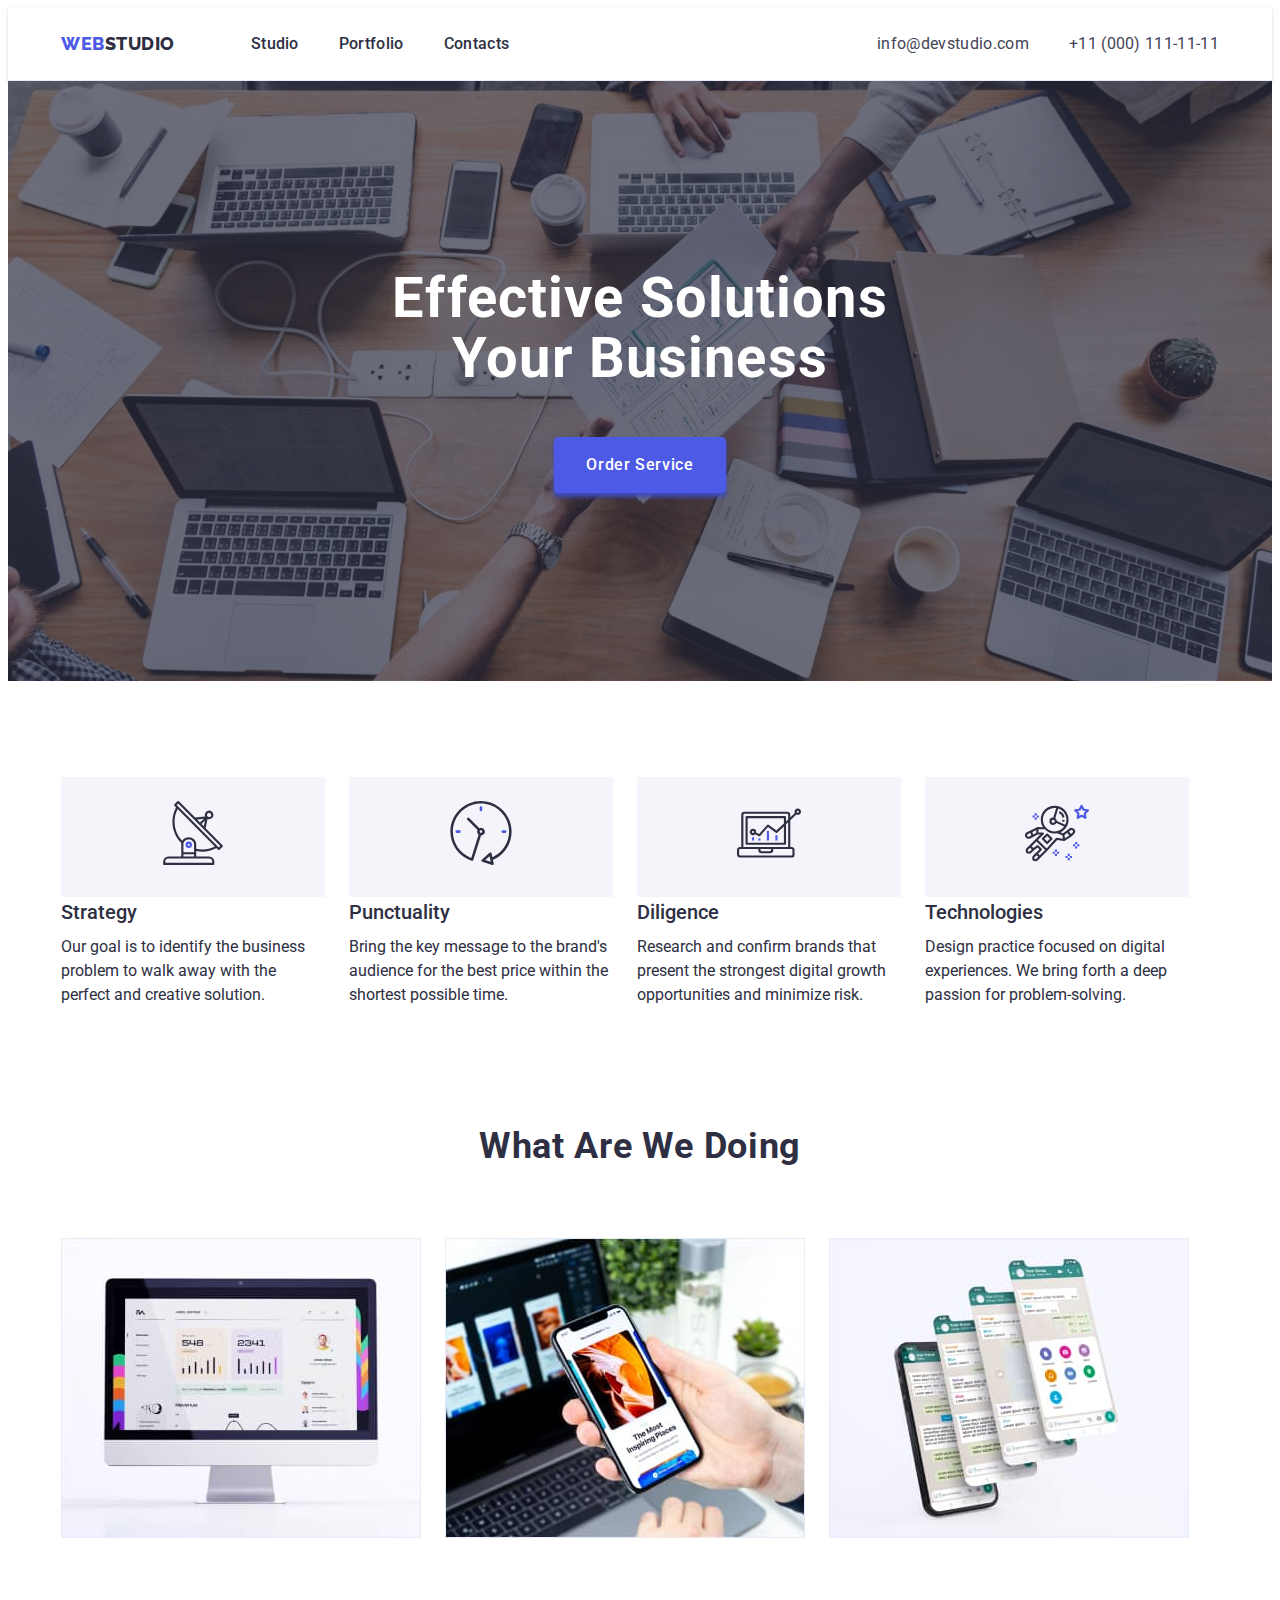
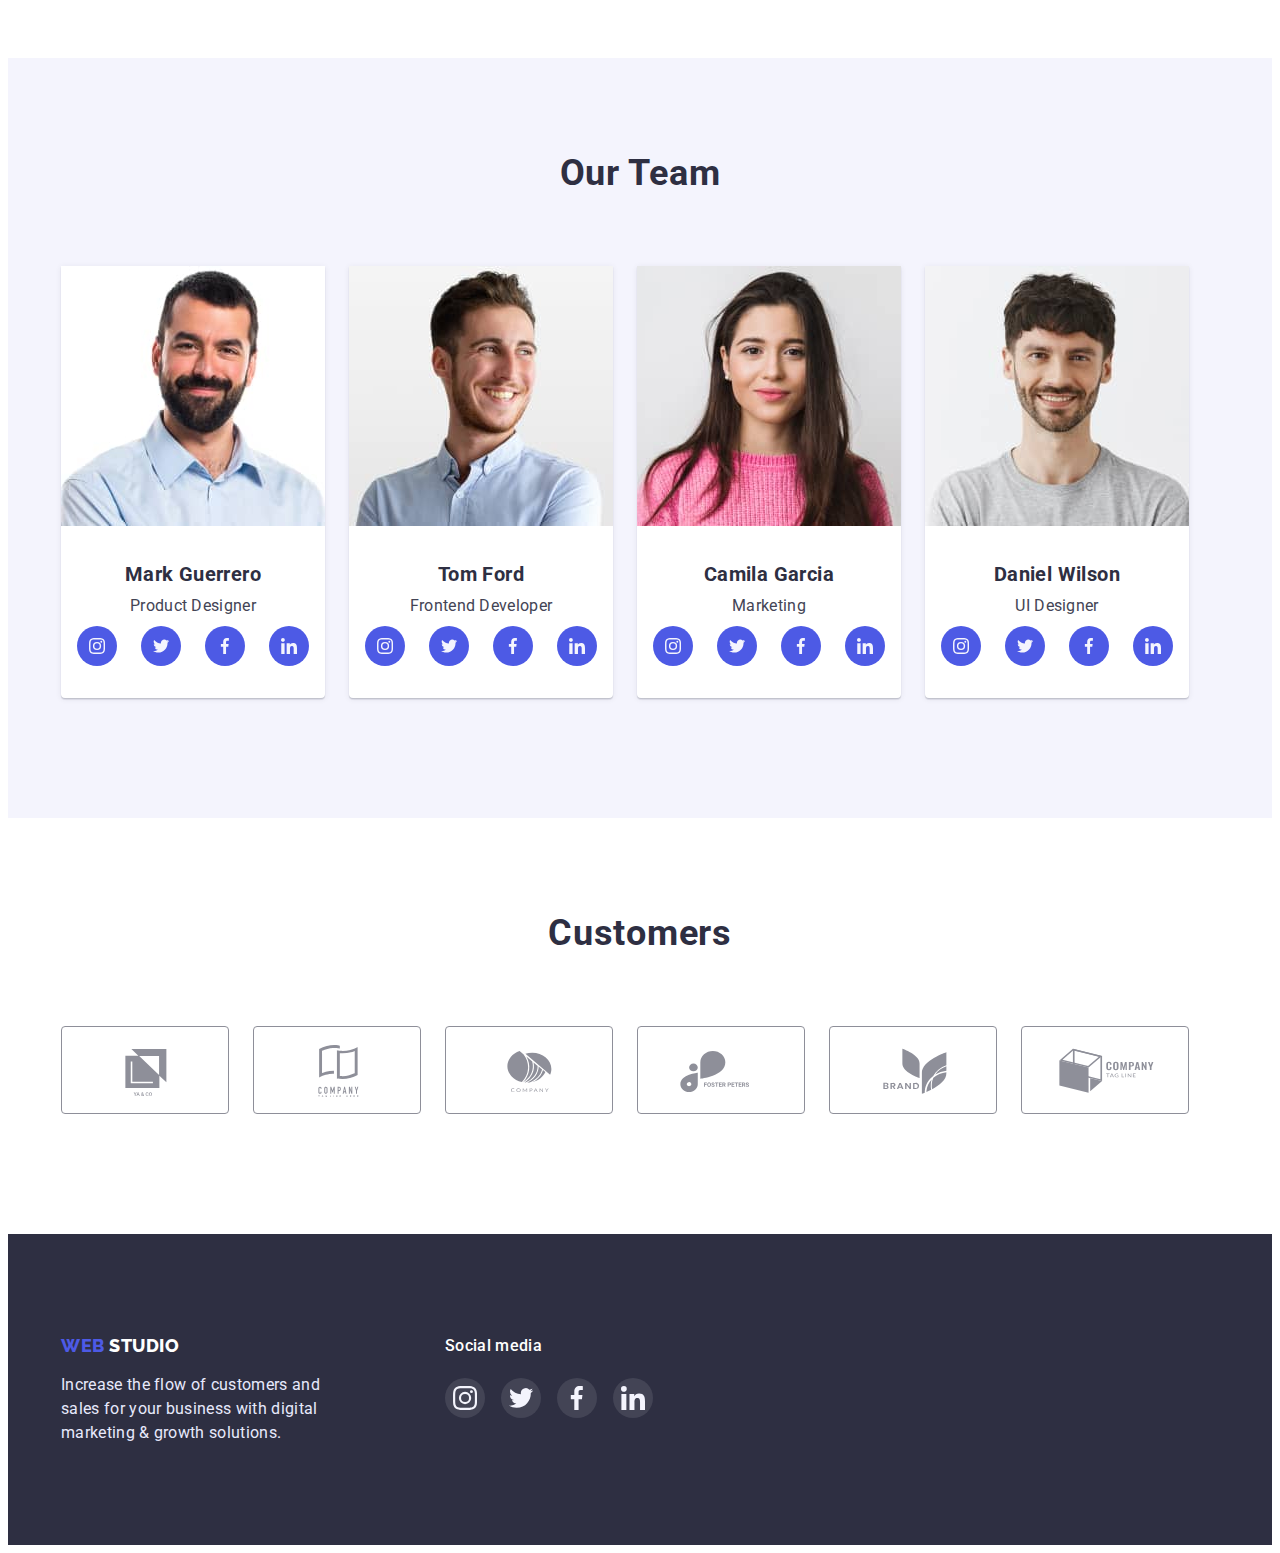
<file: index.html>
<!DOCTYPE html>
<html lang="en">
	<head>
		<meta charset="UTF-8" />
		<meta http-equiv="X-UA-Compatible" content="IE=edge" />
		<meta name="viewport" content="width=device-width, initial-scale=1.0" />
		<title>WebStudio</title>
		<link rel="preconnect" href="https://fonts.googleapis.com" />
		<link rel="preconnect" href="https://fonts.gstatic.com" crossorigin />
		<link
			href="https://fonts.googleapis.com/css2?family=Raleway:wght@800&family=Roboto:wght@400;500;700;900&display=swap"
			rel="stylesheet"
		/>
		<link
			rel="stylesheet"
			href="https://cdnjs.cloudflare.com/ajax/libs/modern-normalize/1.1.0/modern-normalize.min.css"
			integrity="sha512-wpPYUAdjBVSE4KJnH1VR1HeZfpl1ub8YT/NKx4PuQ5NmX2tKuGu6U/JRp5y+Y8XG2tV+wKQpNHVUX03MfMFn9Q=="
			crossorigin="anonymous"
			referrerpolicy="no-referrer"
		/>
		<link rel="stylesheet" href="./css/styles.css" />
	</head>
	<body>
		<header class="page">
			<!-- Nav Section -->

			<div class="container">
				<nav class="page-nav">
					<a class="page-nav-logo link" href="./index.html"
						><span class="first-part-logo">Web</span><span class="second-part-logo">Studio</span></a
					>
					<ul class="page-nav-list list">
						<li class="item"><a class="link" href="./index.html">Studio</a></li>
						<li class="item"><a class="link" href="./portfolio.html">Portfolio</a></li>
						<li class="item"><a class="link" href="./studio.html">Contacts</a></li>
					</ul>
				</nav>

				<!-- /Nav Section -->

				<!-- Address  -->
				<address>
					<ul class="contacts list">
						<li class="item">
							<a class="link" href="mailto:info@devstudio.com">info@devstudio.com</a>
						</li>
						<li class="item">
							<a class="link" href="tel:+110001111111">+11 (000) 111-11-11</a>
						</li>
					</ul>
				</address>
			</div>
			<!-- /Address  -->
		</header>

		<main>
			<!-- Hero Section-->

			<section class="hero">
				<div class="container">
					<h1 class="hero-title">Effective Solutions Your Business</h1>
					<button class="hero-button" type="button">Order Service</button>
				</div>
			</section>
			<!-- /Hero Section-->

			<!--Advantages Section  -->

			<section class="advantages section">
				<div class="container">
					<h2 class="advantages-title visually-hidden">Advantages</h2>
					<ul class="advantages-list list">
						<li class="item">
							<div class="thumb">
								<svg class="icon" width="64px" height="64px">
									<use href="./images/icons.svg#icon-antenna"></use>
								</svg>
							</div>
							<h3 class="title">Strategy</h3>
							<p class="text">
								Our goal is to identify the business problem to walk away with the perfect and creative solution.
							</p>
						</li>
						<li class="item">
							<div class="thumb">
								<svg class="icon" width="64px" height="64px">
									<use href="./images/icons.svg#icon-clock"></use>
								</svg>
							</div>
							<h3 class="title">Punctuality</h3>
							<p class="text">
								Bring the key message to the brand's audience for the best price within the shortest possible time.
							</p>
						</li>
						<li class="item">
							<div class="thumb">
								<svg class="icon" width="64px" height="64px">
									<use href="./images/icons.svg#icon-diagram"></use>
								</svg>
							</div>
							<h3 class="title">Diligence</h3>
							<p class="text">
								Research and confirm brands that present the strongest digital growth opportunities and minimize risk.
							</p>
						</li>
						<li class="item">
							<div class="thumb">
								<svg class="icon" width="64px" height="64px">
									<use href="./images/icons.svg#icon-astronaut"></use>
								</svg>
							</div>
							<h3 class="title">Technologies</h3>
							<p class="text">
								Design practice focused on digital experiences. We bring forth a deep passion for problem-solving.
							</p>
						</li>
					</ul>
				</div>
			</section>
			<!--/Advantages Section  -->

			<!-- Possibilities Section -->
			<section class="possibilities section">
				<div class="container">
					<h2 class="possibilities-title title">What are we doing</h2>

					<ul class="possibilities-list list">
						<li class="item">
							<img src="./images/laptop.jpg" alt="laptop" width="360" />
						</li>
						<li class="item">
							<img src="./images/telephon.jpg" alt="telephon" width="360" />
						</li>
						<li class="item">
							<img src="./images/whatsapp.jpg" alt="whatsapp" width="360" />
						</li>
					</ul>
				</div>
			</section>
			<!-- /Possibilities Section -->

			<!-- Team Section -->
			<section class="team section">
				<div class="container">
					<h2 class="team-title title">Our Team</h2>
					<ul class="team-list list">
						<li class="item">
							<img
								src="./images/mark.jpg"
								alt="Mark Guerrero
                                  Product Designer"
								width="264"
							/>

							<div class="list-information">
								<h3 class="title">Mark Guerrero</h3>
								<p class="profession">Product Designer</p>
								<ul class="social list">
									<li class="icon-item">
										<a class="link" href="https://instagram.com"
											><svg class="icon">
												<use href="./images/icons.svg#icon-instagram"></use></svg
										></a>
									</li>
									<li class="icon-item">
										<a class="link" href="https://twitter.com"
											><svg class="icon">
												<use href="./images/icons.svg#icon-twitter"></use></svg
										></a>
									</li>
									<li class="icon-item">
										<a class="link" href="https://www.facebook.com/"
											><svg class="icon">
												<use href="./images/icons.svg#icon-facebook"></use></svg
										></a>
									</li>
									<li class="icon-item">
										<a class="link" href="https://www.linkedin.com/"
											><svg class="icon">
												<use href="./images/icons.svg#icon-linkedin"></use></svg
										></a>
									</li>
								</ul>
							</div>
						</li>
						<li class="item">
							<img
								src="./images/tom.jpg"
								alt="Tom Ford
                             Frontend Developer"
								width="264"
							/>

							<div class="list-information">
								<h3 class="title">Tom Ford</h3>
								<p class="profession">Frontend Developer</p>
								<ul class="social list">
									<li class="icon-item">
										<a class="link" href="https://instagram.com"
											><svg class="icon">
												<use href="./images/icons.svg#icon-instagram"></use></svg
										></a>
									</li>
									<li class="icon-item">
										<a class="link" href="https://twitter.com"
											><svg class="icon">
												<use href="./images/icons.svg#icon-twitter"></use></svg
										></a>
									</li>
									<li class="icon-item">
										<a class="link" href="https://www.facebook.com/"
											><svg class="icon">
												<use href="./images/icons.svg#icon-facebook"></use></svg
										></a>
									</li>
									<li class="icon-item">
										<a class="link" href="https://www.linkedin.com/"
											><svg class="icon">
												<use href="./images/icons.svg#icon-linkedin"></use></svg
										></a>
									</li>
								</ul>
							</div>
						</li>
						<li class="item">
							<img
								src="./images/camila.jpg"
								alt="Camila Garcia
                                  Marketing"
								width="264"
							/>

							<div class="list-information">
								<h3 class="title">Camila Garcia</h3>
								<p class="profession">Marketing</p>
								<ul class="social list">
									<li class="icon-item">
										<a class="link" href="https://instagram.com"
											><svg class="icon">
												<use href="./images/icons.svg#icon-instagram"></use></svg
										></a>
									</li>
									<li class="icon-item">
										<a class="link" href="https://twitter.com"
											><svg class="icon">
												<use href="./images/icons.svg#icon-twitter"></use></svg
										></a>
									</li>
									<li class="icon-item">
										<a class="link" href="https://www.facebook.com/"
											><svg class="icon">
												<use href="./images/icons.svg#icon-facebook"></use></svg
										></a>
									</li>
									<li class="icon-item">
										<a class="link" href="https://www.linkedin.com/"
											><svg class="icon">
												<use href="./images/icons.svg#icon-linkedin"></use></svg
										></a>
									</li>
								</ul>
							</div>
						</li>
						<li class="item">
							<img
								src="./images/daniel.jpg"
								alt="Daniel Wilson
                                  UI Designer"
								width="264"
							/>

							<div class="list-information">
								<h3 class="title">Daniel Wilson</h3>
								<p class="profession">UI Designer</p>
								<ul class="social list">
									<li class="icon-item">
										<a class="link" href="https://instagram.com"
											><svg class="icon">
												<use href="./images/icons.svg#icon-instagram"></use></svg
										></a>
									</li>
									<li class="icon-item">
										<a class="link" href="https://twitter.com"
											><svg class="icon">
												<use href="./images/icons.svg#icon-twitter"></use></svg
										></a>
									</li>
									<li class="icon-item">
										<a class="link" href="https://www.facebook.com/"
											><svg class="icon">
												<use href="./images/icons.svg#icon-facebook"></use></svg
										></a>
									</li>
									<li class="icon-item">
										<a class="link" href="https://www.linkedin.com/"
											><svg class="icon">
												<use href="./images/icons.svg#icon-linkedin"></use></svg
										></a>
									</li>
								</ul>
							</div>
						</li>
					</ul>
				</div>
			</section>
			<!-- /Team Section -->

			<!-- Customers Section -->
			<section class="customers section">
				<div class="container">
				  <h2 class="customers-title title">Customers</h2>
				  <ul class="customers-list list">
					<li class="item"><a class="link" href="https://www.go.toya.com/"><svg class="icon" width="104px" height="56px">
					  <use href="./images/icons.svg#icon-logo1"></use>
					</svg></a></li>
					<li class="item"><a class="link" href="https://www.taglinehere.com"><svg class="icon" width="104px" height="56px">
					  <use href="./images/icons.svg#icon-logo2"></use>
					</svg></a></li>
					<li class="item"><a class="link" href="https://www.conpany.com"><svg class="icon" width="104px" height="56px">
					  <use href="./images/icons.svg#icon-logo3"></use>
					</svg></a></li>
					<li class="item"><a class="link" href="https://www.fosterpeters.com"><svg class="icon" width="104px" height="56px">
					  <use href="./images/icons.svg#icon-logo4"></use>
					</svg></a></li>
					<li class="item"><a class="link" href="https://www.brand.com"><svg class="icon" width="104px" height="56px">
					  <use href="./images/icons.svg#icon-logo5"></use>
					</svg></a></li>
					<li class="item"><a class="link" href="https://www.companytagline.com"><svg class="icon" width="104px" height="56px">
					  <use href="./images/icons.svg#icon-logo6"></use>
					</svg></a></li>
				  </ul>
				</div>
			  </section>
			  <!-- /Customers Section -->
		</main>
		<!-- Footer -->
		<footer class="footer">
			<div class="container">
				<div class="footer-information">
					<a class="page-nav-logo link" href="./index.html"
					><span class="first-part-logo">Web</span> <span class="second-part-logo">Studio</span></a
				>
				<p class="information">
					Increase the flow of customers and sales for your business with digital marketing & growth solutions.
				</p>
				</div>
				<div class="social-block ">
					<p class="social-block-title title">Social media</p>
					<ul class="social-list list">
					  <li class="item"><a class="link" href="http://instagram.com"><svg class="icon" width="24px" height="24px">
						<use href="./images/icons.svg#icon-instagram"></use>
					  </svg></a></li>
					  <li class="item"><a class="link" href="http://twitter.com"><svg class="icon" width="24px" height="24px">
						<use href="./images/icons.svg#icon-twitter"></use>
					  </svg></a></li>
					  <li class="item"><a class="link" href="http://facebook.com"><svg class="icon" width="24px" height="24px">
						<use href="./images/icons.svg#icon-facebook"></use>
					  </svg></a></li>
					  <li class="item"><a class="link" href="http://linkedin.com"><svg class="icon" width="24px" height="24px">
						<use href="./images/icons.svg#icon-linkedin"></use>
					  </svg></a></li>
					</ul>
				</div>

			</div>
			
		</footer>
		<!-- /Footer -->
	</body>
</html>
</file>
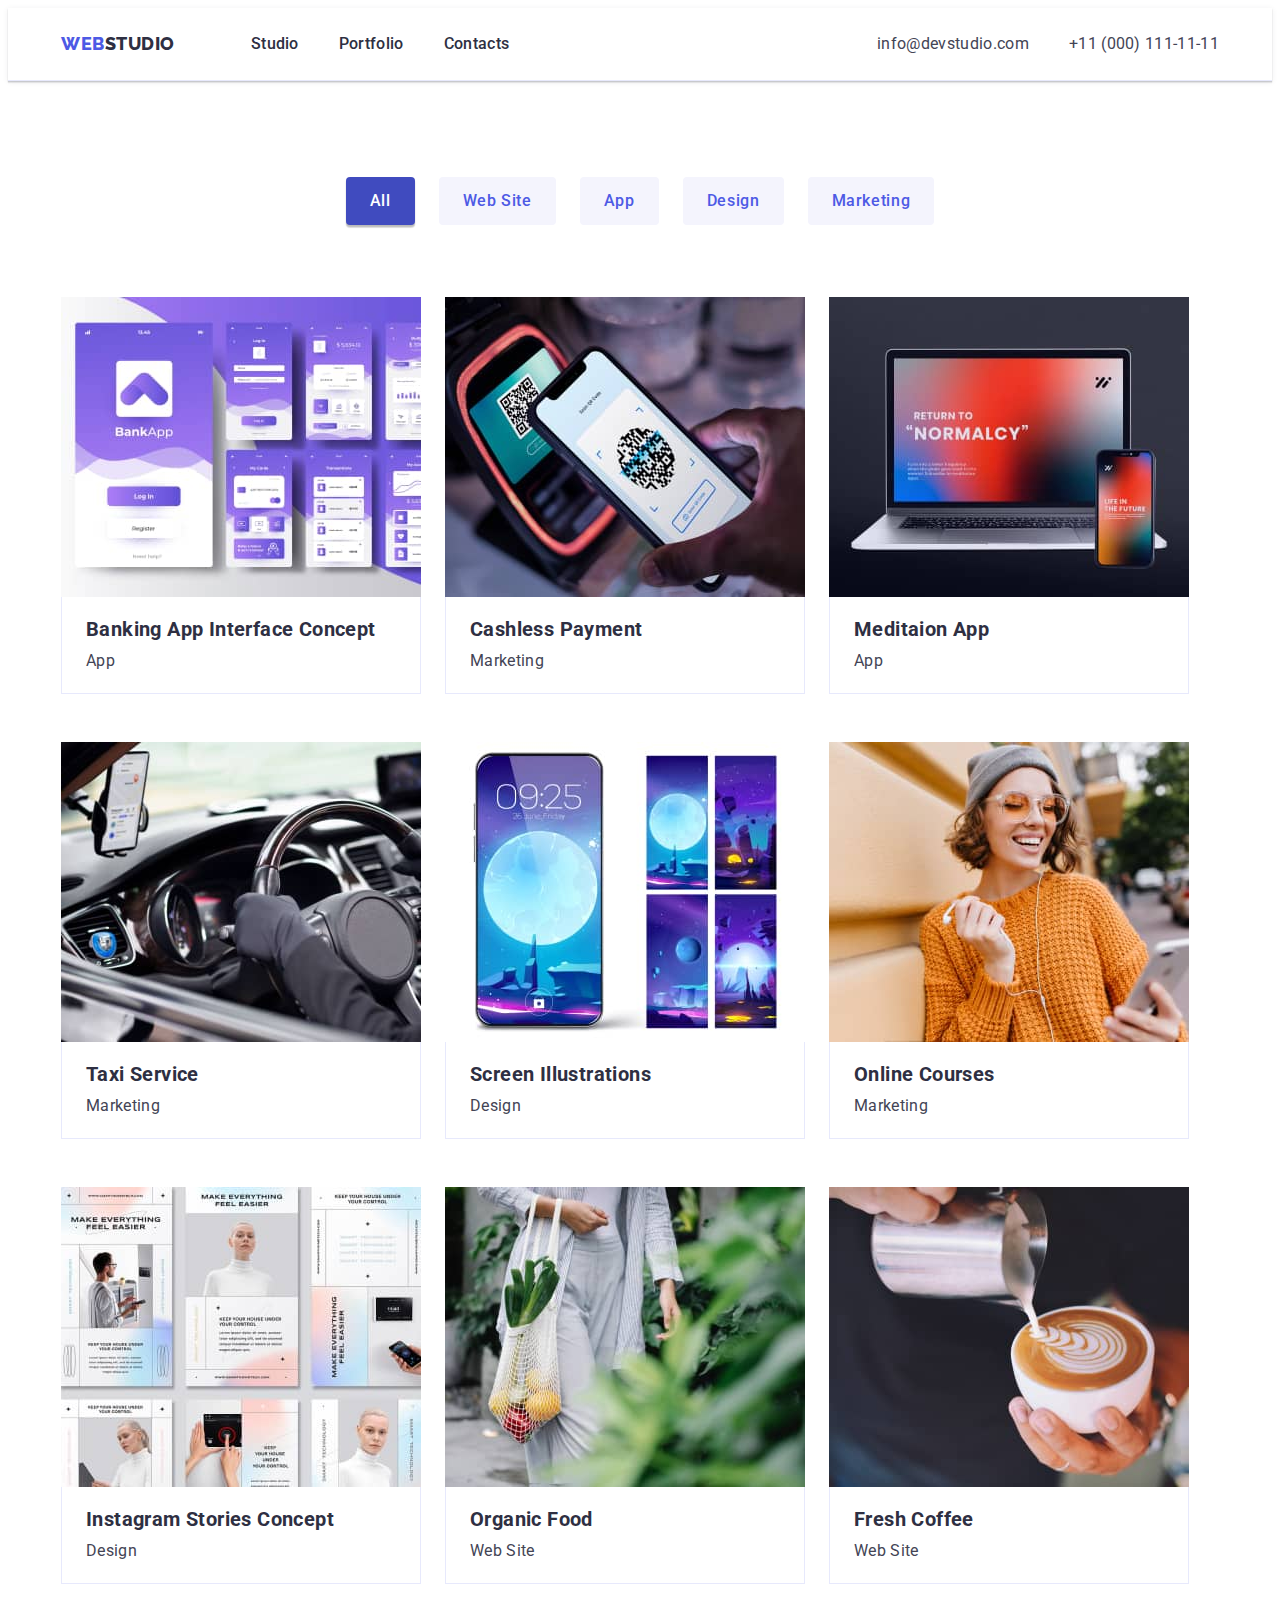
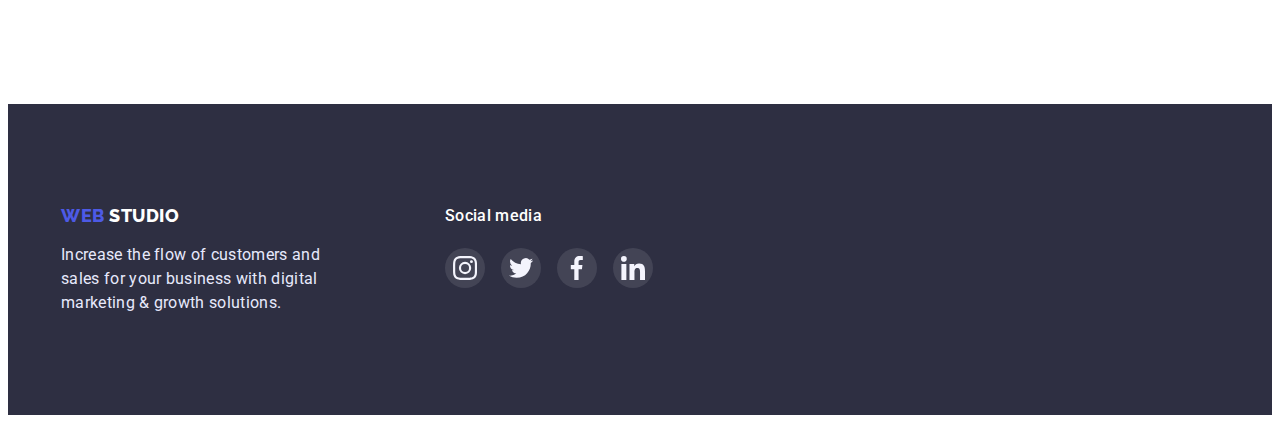
<file: portfolio.html>
<!DOCTYPE html>
<html lang="en">
	<head>
		<meta charset="UTF-8" />
		<meta http-equiv="X-UA-Compatible" content="IE=edge" />
		<meta name="viewport" content="width=device-width, initial-scale=1.0" />
		<title>WebStudio</title>
		<link rel="preconnect" href="https://fonts.googleapis.com" />
		<link rel="preconnect" href="https://fonts.gstatic.com" crossorigin />
		<link
			href="https://fonts.googleapis.com/css2?family=Raleway:wght@800&family=Roboto:wght@400;500;700;900&display=swap"
			rel="stylesheet"
		/>
		<link
			rel="stylesheet"
			href="https://cdnjs.cloudflare.com/ajax/libs/modern-normalize/1.1.0/modern-normalize.min.css"
			integrity="sha512-wpPYUAdjBVSE4KJnH1VR1HeZfpl1ub8YT/NKx4PuQ5NmX2tKuGu6U/JRp5y+Y8XG2tV+wKQpNHVUX03MfMFn9Q=="
			crossorigin="anonymous"
			referrerpolicy="no-referrer"
		/>
		<link rel="stylesheet" href="./css/styles.css" />
	</head>
	<body>
		<header class="page">
			<!-- Nav Section -->

			<div class="container">
				<nav class="page-nav">
					<a class="page-nav-logo link" href="./index.html"
						><span class="first-part-logo">Web</span><span class="second-part-logo">Studio</span></a
					>
					<ul class="page-nav-list list">
						<li class="item"><a class="link" href="./index.html">Studio</a></li>
						<li class="item"><a class="link" href="./portfolio.html">Portfolio</a></li>
						<li class="item"><a class="link" href="./studio.html">Contacts</a></li>
					</ul>
				</nav>

				<!-- /Nav Section -->

				<!-- Address  -->
				<address>
					<ul class="contacts list">
						<li class="item">
							<a class="link" href="mailto:info@devstudio.com">info@devstudio.com</a>
						</li>
						<li class="item">
							<a class="link" href="tel:+110001111111">+11 (000) 111-11-11</a>
						</li>
					</ul>
				</address>
			</div>
			<!-- /Address  -->
		</header>

		<main>
			<section class="portfolio section">
				<div class="container">
					<h1 class="prtfolio-title visually-hidden">Portfolio</h1>
					<ul class="portfolio-filter list">
						<li class="item"><button class="button active" type="button">All</button></li>
						<li class="item"><button class="button" type="button">Web Site</button></li>
						<li class="item"><button class="button" type="button">App</button></li>
						<li class="item"><button class="button" type="button">Design</button></li>
						<li class="item"><button class="button" type="button">Marketing</button></li>
					</ul>

					<ul class="portfolio-list list">
						<li class="item">
							<a class="portfolio-link link" href="">
								<img src="./images/portfolio/banking.jpg" alt="banking app interface concept" width="360" />

							<div class="card-content">
								<h2 class="card-heading">Banking App Interface Concept</h2>
								<p class="card-text">App</p>
							</div>
							</a>
						</li>

						<li class="item">
							<a class="portfolio-link link" href="">
								<img src="./images/portfolio/cashless.jpg" alt="cashless payment" width="360" />

							<div class="card-content">
								<h2 class="card-heading">Cashless Payment</h2>
								<p class="card-text">Marketing</p>
							</div>
							</a>
						</li>

						<li class="item">
							<a class="portfolio-link link" href="">
								<img src="./images/portfolio/maditation.jpg" alt="meditaion app" width="360" />

							<div class="card-content">
								<h2 class="card-heading">Meditaion App</h2>
								<p class="card-text">App</p>
							</div>
							</a>
						</li>

						<li class="item">
							<a class="portfolio-link link" href="">
								<img src="./images/portfolio/taxi.jpg" alt="taxi service" width="360" />

							<div class="card-content">
								<h2 class="card-heading">Taxi Service</h2>
								<p class="card-text">Marketing</p>
							</div>
							</a>
						</li>

						<li class="item">
							<a class="portfolio-link link" href="">
								<img src="./images/portfolio/screen.jpg" alt="screen illustrations" width="360" />

							<div class="card-content">
								<h2 class="card-heading">Screen Illustrations</h2>
								<p class="card-text">Design</p>
							</div>
							</a>
						</li>

						<li class="item">
							<a class="portfolio-link link" href="">
								<img src="./images/portfolio/online.jpg" alt="online courses" width="360" />

							<div class="card-content">
								<h2 class="card-heading">Online Courses</h2>
								<p class="card-text">Marketing</p>
							</div>
							</a>
						</li>

						<li class="item">
							<a class="portfolio-link link" href="">
								<img src="./images/portfolio/instagram.jpg" alt="instagram stories concept" width="360" />

							<div class="card-content">
								<h2 class="card-heading">Instagram Stories Concept</h2>
								<p class="card-text">Design</p>
							</div>
							</a>
						</li>

						<li class="item">
							<a class="portfolio-link link" href="">
								<img src="./images/portfolio/organic.jpg" alt="organic food" width="360" />

							<div class="card-content">
								<h2 class="card-heading">Organic Food</h2>
								<p class="card-text">Web Site</p>
							</div>
							</a>
						</li>

						<li class="item">
							<a class="portfolio-link link" href="">
								<img src="./images/portfolio/fresh.jpg" alt="fresh coffee" width="360" />

							<div class="card-content">
								<h2 class="card-heading">Fresh Coffee</h2>
								<p class="card-text">Web Site</p>
							</div>
							</a>
						</li>
					</ul>
				</div>
			</section>
		</main>
		<!-- Footer -->
		<!-- Footer -->
		<footer class="footer">
			<div class="container">
				<div class="footer-information">
					<a class="page-nav-logo link" href="./index.html"
					><span class="first-part-logo">Web</span> <span class="second-part-logo">Studio</span></a
				>
				<p class="information">
					Increase the flow of customers and sales for your business with digital marketing & growth solutions.
				</p>
				</div>
				<div class="social-block ">
					<h2 class="social-block-title title">Social media</h2>
					<ul class="social-list list">
					  <li class="item"><a class="link" href="http://instagram.com"><svg class="icon" width="24px" height="24px">
						<use href="./images/icons.svg#icon-instagram"></use>
					  </svg></a></li>
					  <li class="item"><a class="link" href="http://twitter.com"><svg class="icon" width="24px" height="24px">
						<use href="./images/icons.svg#icon-twitter"></use>
					  </svg></a></li>
					  <li class="item"><a class="link" href="http://facebook.com"><svg class="icon" width="24px" height="24px">
						<use href="./images/icons.svg#icon-facebook"></use>
					  </svg></a></li>
					  <li class="item"><a class="link" href="http://linkedin.com"><svg class="icon" width="24px" height="24px">
						<use href="./images/icons.svg#icon-linkedin"></use>
					  </svg></a></li>
					</ul>
				</div>

			</div>
			
		</footer>
		<!-- /Footer -->
		<!-- /Footer -->
	</body>
</html>
</file>
<file: css/styles.css>
:root {
	--primary-bg-color: #ffffff;
	--primary-font-color: #434455;
	--secondary-font-color: #2e2f42;
	--secondary-bg-color: #2e2f42;
	--logo-color: #4d5ae5;
	--section-team-bg-color: #f4f4fd;
	--footer-inf-color: #e7e9fc;
	--active-nav-color: #404bbf;
	--accent-color: #ffffff;
	--button-secondary-border-color: #e7e9fc;
	--social-icon-bg-color: #4d5ae5;
	--clients-icon-color:#8e8f99;
	--social-list-hover-footer:#31D0AA;
	--thumb-bg-color:#f5f4fa;
}

/* Global styles */

body {
	font-family: "Roboto", sans-serif;
	font-weight: 400;
	font-size: 16px;
	color: var(--primary-font-color);
	background-color: var(--primary-bg-color);
}

.list {
	list-style: none;
	padding: 0;
	margin: 0;
}

.visually-hidden {
	position: absolute;
	white-space: nowrap;
	width: 1px;
	height: 1px;
	overflow: hidden;
	border: 0;
	padding: 0;
	clip: rect(0 0 0 0);
	clip-path: inset(50%);
	margin: -1px;
}

.link {
	text-decoration: none;
}
.container {
	margin-left: auto;
	margin-right: auto;
	width: 1158px;
	padding-right: 15px;
	padding-left: 15px;
}

.button {
	cursor: pointer;
}
h1,
h2,
h3,
p,
ul {
	margin: 0;
}
.section {
	padding-top: 96px;
	padding-bottom: 120px;
}

/* Nav Section  */
.page {

	border-bottom: 1px solid var(--footer-inf-color);
	box-shadow: 0px 2px 1px rgba(46, 47, 66, 0.08), 0px 1px 1px rgba(46, 47, 66, 0.16), 0px 1px 6px rgba(46, 47, 66, 0.08);

}
.page .container {
	display: flex;
	align-items: center;
}

.page-nav-logo {
	display: block;
	padding-top: 24px;
	padding-bottom: 24px;

	font-family: "Raleway";
	font-weight: 800;
	font-size: 18px;
	line-height: 1.3;
	letter-spacing: 0.03em;
	text-transform: uppercase;
}
.first-part-logo {
	color: var(--logo-color);
}
.second-part-logo {
	color: var(--secondary-font-color);
}

.page-nav {
	display: flex;
	align-items: center;
}
.page-nav-list {
	display: flex;
	margin-left: 76px;
}
.page-nav-list .link {
	display: block;
}
.page-nav-list .item {
	margin-right: 40px;
}
.page-nav-list .item:last-child {
	margin-right: 0;
}

.page-nav-list .link {
	display: block;
	padding-top: 24px;
	padding-bottom: 24px;

	color: var(--secondary-font-color);
	font-weight: 500;
	font-size: 16px;
	line-height: 1.5;
	letter-spacing: 0.02em;
}
.page-nav-list:hover,
.page-nav-list:focus {
	color: var(--active-nav-color);
}

/* /Nav Section  */

/* Contacts */

address {
	margin-left: auto;
}

.contacts {
	display: flex;
}

.contacts .link {
	display: block;
	padding-top: 24px;
	padding-bottom: 24px;
}
.contacts .item {
	margin-right: 40px;
}

.contacts .item:last-child {
	margin-right: 0;
}

.contacts .link {
	font-style: normal;
	font-size: 16px;
	line-height: 1.5;
	letter-spacing: 0.02em;
	color: var(--primary-font-color);
	text-decoration: none;
}

.page-nav-list .link:hover,
.page-nav-list .link:focus,
.contacts .link:hover,
.contacts .link:focus {
	color: var(--active-nav-color);
}

/* /Contacts */

/* Hero section */
.hero {
	max-width: 1440px;
  margin-left: auto;
  margin-right: auto;
  background-color: var(--secondary-bg-color);
  background-image: linear-gradient( rgba(46, 47, 66, 0.7),rgba(46, 47, 66, 0.7)),
    url(../images/hero.jpg);
  background-size: cover;
  background-repeat: no-repeat;
  background-position: center;
	
	text-align: center;
	padding-top: 188px;
	padding-bottom: 188px;
}

.hero-title {
	margin-top: 0;
	margin-bottom: 48px;
	margin-left: auto;
	margin-right: auto;
	width: 496px;
	font-size: 56px;
	line-height: 1.07;
	text-align: center;
	letter-spacing: 0.02em;
	color: var(--accent-color);
}

.hero-button {
	padding: 16px 32px;
	min-width: 105px;
	text-align: center;
	font-family: inherit;
	font-weight: 500;
	font-size: 16px;
	line-height: 1.5;
	letter-spacing: 0.04em;
	color: var(--accent-color);
	background: var(--logo-color);
	border: none;
	box-shadow: 0px 4px 4px var(--active-nav-color);
	border-radius: 4px;
	cursor: pointer;
}

.hero-button:hover,
.hero-button:focus {
	background-color: var(--active-nav-color);
}

/* /Hero section */

/* Advantages section */
.thumb {
	display: inline-flex;
	align-items: center;
	justify-content: center;
	width: 264px;
	height: 112px;
	padding-bottom: 8px;
	background-color: var(--thumb-bg-color);
}
.advantages-list {
	display: flex;
	color: var(--secondary-font-color);
}
.advantages-list .item {
	width: 264px;
}
.advantages-list .item:not(:last-child) {
	margin-right: 24px;
}
.advantages .title {
	margin-bottom: 8px;
	font-weight: 500;
	font-size: 20px;
	line-height: 1.5;
}
.advantages .text {
	font-size: 16px;
	line-height: 1.5;
}

/* /Advantages section */

/* Posibilities section */
.possibilities-list {
	display: flex;
}
.possibilities-list .item:not(:last-child) {
	margin-right: 24px;
}
.possibilities {
	padding-top: 0;
}
.possibilities-list img {
	vertical-align: bottom;
}
.possibilities-title {
	margin-bottom: 72px;
}
/* /Possibilities section */

/* Team Section */
.social {
	display: flex;
	justify-content: center;
}
.icon-item .link {
	display: flex;
	justify-content: center;
	align-items: center;
	border-radius: 50%;
	width: 40px;
	height: 40px;
	background-color: var(--social-icon-bg-color);
	fill: var(--section-team-bg-color);
}
.icon-item .link:hover,
.icon-item .link:focus {
	
	background-color: var(--active-nav-color);
}

.social .icon-item:not(:last-child) {
	margin-right: 24px;
}
.icon-item .icon {
	width: 16px;
	height: 16px;
	
}
.team-list {
	display: flex;
}

.team-list .item {
	width: 264px;
	background-color: var(--accent-color);
	box-shadow: 0px 1px 6px rgba(46, 47, 66, 0.08), 0px 1px 1px rgba(46, 47, 66, 0.16), 0px 2px 1px rgba(46, 47, 66, 0.08);
	border-radius: 0px 0px 4px 4px;
}
.team-list .list-information {
	padding: 32px 16px;
}

.team-list .item:not(:last-child) {
	margin-right: 24px;
}
.team {
	background-color: var(--section-team-bg-color);
}

.team-title {
	margin-bottom: 72px;
}

.possibilities-title,
.team-title,
.customers-title {
	font-weight: 700;
	font-size: 36px;
	line-height: 1.1;
	text-align: center;
	letter-spacing: 0.02em;
	text-transform: capitalize;
	color: var(--secondary-font-color);
}

.team-list .title {
	margin-bottom: 8px;
	font-size: 20px;
	line-height: 1.2;
	text-align: center;
	letter-spacing: 0.02em;
	color: var(--secondary-font-color);
}

.team-list .profession {
	margin-bottom: 8px;
	text-align: center;
	font-size: 16px;
	line-height: 1.5;
	letter-spacing: 0.02em;
	color: var(--primary-font-color);
}

/* /Team section */

/* Customers */

.customers-list {
	display: flex;
}
.customers-title {
	margin-bottom: 72px;
}

.customers-list .link {
	display: inline-flex;
	border: 1px solid var(--clients-icon-color);
	box-sizing: border-box;
	border-radius: 4px;
	width: 168px;
	height: 88px;
	justify-content: center;
	align-items: center;
	fill: var(--clients-icon-color);
}

.customers-list .link:hover ,
.customers-list .link:focus {
  fill: var(--active-nav-color);
  border-color: var(--active-nav-color);
}
.customers-list .item:not(:last-child) {
	margin-right: 24px;
}
 

/* /Customers Section */



/* Footer section */

.footer .page-nav-logo {
	display: inline-block;
	padding:0;
	margin-bottom: 16px;
}
.footer {
	background-color: var(--secondary-bg-color);
	
	
}

.footer .second-part-logo {
	color: var(--accent-color);
}
.footer .information {
	width: 264px;
	font-size: 16px;
	line-height: 1.5;
	letter-spacing: 0.02em;
	color: var(--footer-inf-color);
}

.social-list .link {
	display: flex;
	justify-content: center;
	align-items: center;
	width: 40px;
	height: 40px;
	fill:var(--section-team-bg-color) ;
	border-radius: 50%;
	background-color: var(--primary-font-color);
  }
  .social-list .link:hover,
  .social-list .link:focus {
	background-color:var(--social-list-hover-footer);
  }
  .footer .social-list .item:not(:last-child) {
	margin-right: 16px;
  }

  
.footer .container{
	padding:100px 0 100px 0;

	display:flex;
}
.footer .social-block{
	
	margin-left:120px;
}
  
  .social-block-title {
	
	margin-bottom: 20px;
	font-weight: 500;
	font-size: 16px;
	line-height: 1.5;
	letter-spacing: 0.02em;
	color: var(--accent-color);
  }
  
  .footer .social-list {
	display: inline-flex;
  }
/* /Footer section */

/* Portfolio section*/

.portfolio-filter {
	display: flex;
	justify-content: center;
}
.portfolio-filter .item:not(:last-child) {
	margin-right: 24px;
}
.portfolio-filter {
	margin-bottom: 72px;
}

.portfolio .button {
	text-align: center;
	font-family: inherit;
	font-weight: 500;
	font-size: 16px;
	line-height: 1.5;
	letter-spacing: 0.04em;
	padding: 12px 24px;
	background-color: var(--section-team-bg-color);
	color: var(--logo-color);
	border-radius: 4px;
	border: none;
	cursor: pointer;
}

.portfolio .active {
	color: var(--accent-color);
	background-color: var(--active-nav-color);
	box-shadow: 0px 3px 1px rgba(0, 0, 0, 0.1), 0px 2px 1px rgba(0, 0, 0, 0.08), 0px 2px 2px rgba(0, 0, 0, 0.12);
}

.portfolio .button:hover,
.portfolio .button:focus {
	color: var(--accent-color);
	background-color: var(--active-nav-color);
	box-shadow: 0px 3px 1px rgba(0, 0, 0, 0.1), 0px 2px 1px rgba(0, 0, 0, 0.08), 0px 2px 2px rgba(0, 0, 0, 0.12);
}
.portfolio-list img {
	vertical-align: bottom;
}
.portfolio-list {
	display: flex;
	flex-wrap: wrap;
}
.portfolio-list .item {
	width: 360px;
	margin-right: 24px;
	margin-bottom: 48px;
}

.portfolio-list .item:hover,
.portfolio-list .item:focus {
 box-shadow: 0px 1px 6px rgba(46, 47, 66, 0.08), 0px 1px 1px rgba(46, 47, 66, 0.16), 0px 2px 1px rgba(46, 47, 66, 0.08);

}
.card-content {
	border: 1px solid var(--button-secondary-border-color);
	border-top: none;
	padding-top: 20px;
	padding-bottom: 20px;
	padding-right: 24px;
	padding-left: 24px;
}
.portfolio-list .item:nth-child(3n) {
	margin-right: 0;
}
.portfolio-list .item:nth-last-child(-n + 3) {
	margin-bottom: 0;
}

.portfolio .card-heading {
	font-size: 20px;
	line-height: 1.2;
	letter-spacing: 0.02em;
	color: var(--secondary-font-color);
	margin-bottom: 8px;
}

.portfolio .card-text {
	font-size: 16px;
	line-height: 1.5;
	letter-spacing: 0.02em;
	color: var(--primary-font-color);
}

/* /Portfolio section*/
</file>
